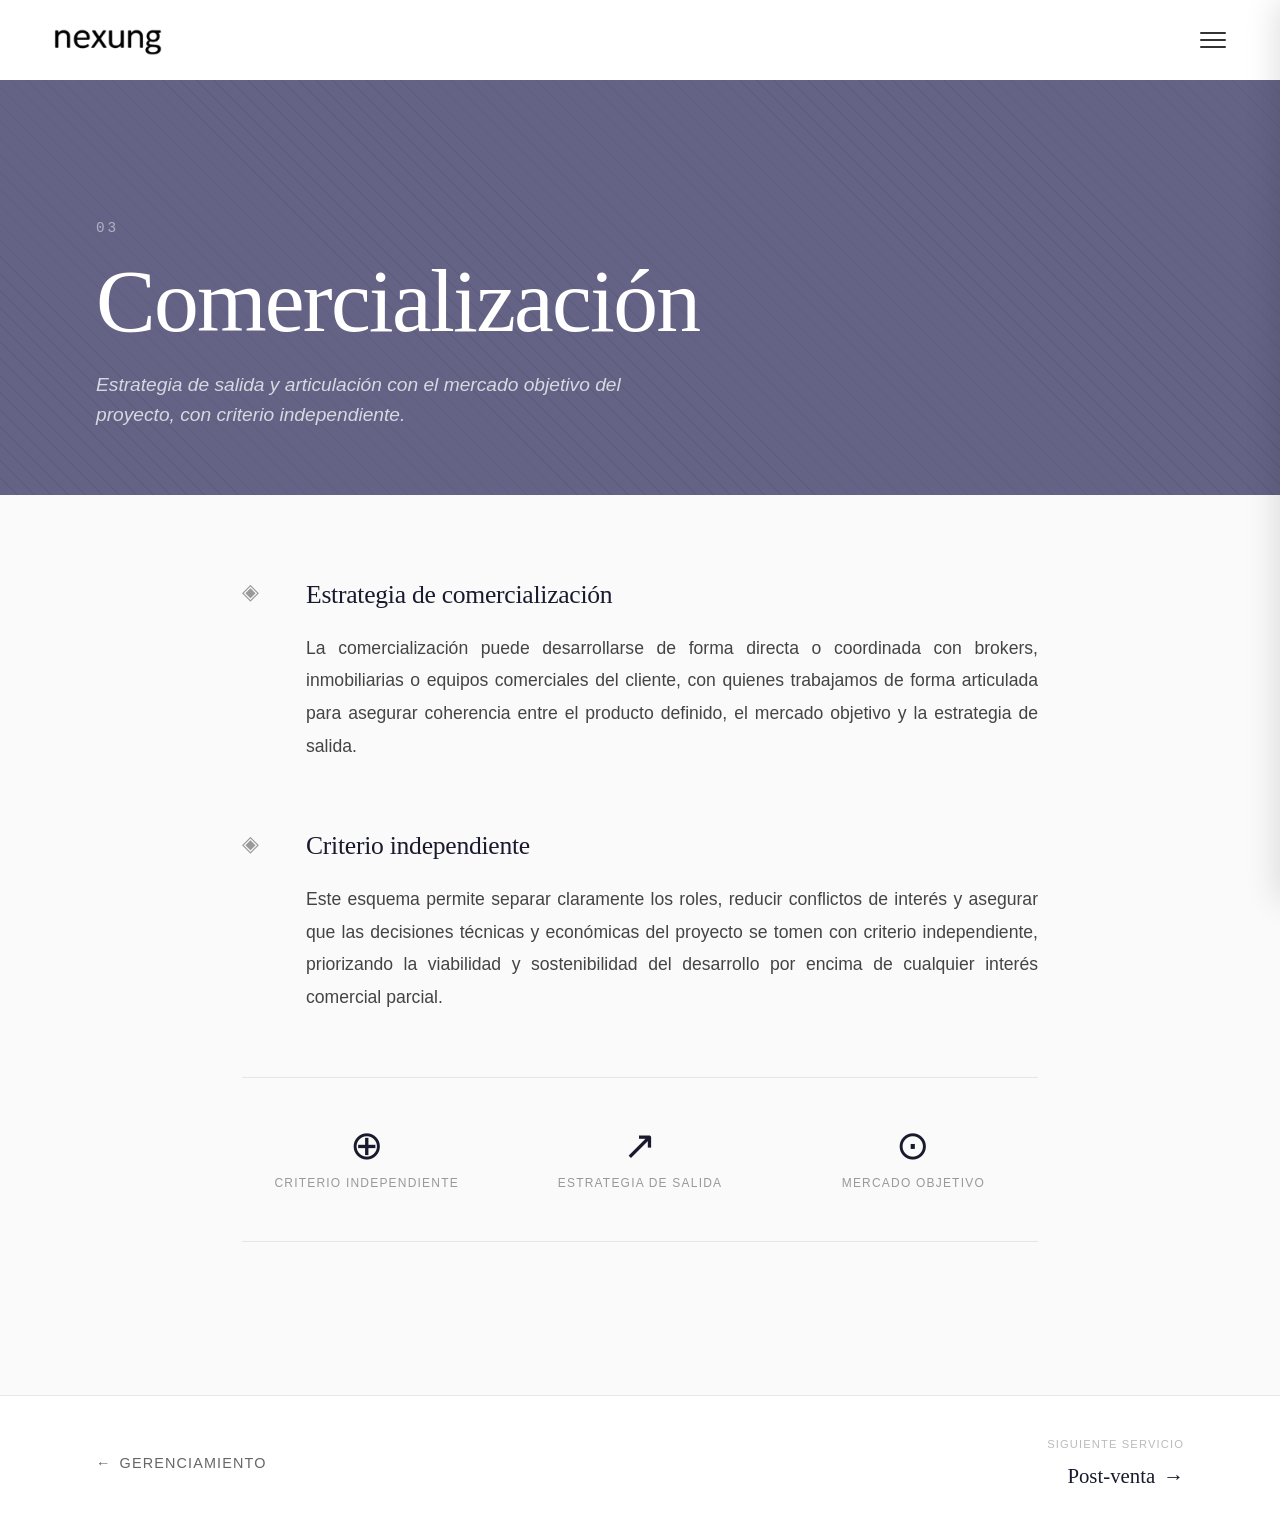
<file: comercializacion.html>
<!DOCTYPE html>
<html lang="es">
<head>
    <meta charset="UTF-8">
    <meta name="viewport" content="width=device-width, initial-scale=1.0">
    <title>Comercialización – nexung</title>
    <link rel="stylesheet" href="styles.css">
    <link rel="stylesheet" href="service.css">
</head>
<body class="service-page">

    <nav class="navbar">
        <div class="logo">
            <a href="index.html">
                <img src="/images/logo.png" alt="logo" class="logo1">
            </a>
        </div>
        <button class="hamburger" id="hamburger" aria-label="Abrir menú">
            <span></span><span></span><span></span>
        </button>
    </nav>

    <div class="nav-overlay" id="navOverlay"></div>

    <aside class="sidebar" id="sidebar">
        <button class="sidebar-close" id="sidebarClose">✕</button>
        <nav class="sidebar-nav">
            <a href="index.html#section-container" class="sidebar-link">¿Qué hacemos?</a>
            <a href="index.html#about" class="sidebar-link">Sobre nosotros</a>

            <div class="sidebar-accordion">
                <button class="sidebar-accordion-btn">
                    Servicios <span class="accordion-arrow">›</span>
                </button>
                <div class="sidebar-accordion-body">
                    <a href="desarrollo.html" class="sidebar-sublink">Desarrollo</a>
                    <a href="gerenciamiento.html" class="sidebar-sublink">Gerenciamiento</a>
                    <a href="comercializacion.html" class="sidebar-sublink">Comercialización</a>
                    <a href="postventa.html" class="sidebar-sublink">Post-venta</a>
                </div>
            </div>

            <a href="index.html#contacto" class="sidebar-link">Contacto</a>
        </nav>
    </aside>

    <section class="service-hero service-hero--blue">
        <div class="service-hero-content">
            <span class="service-number">03</span>
            <h1>Comercialización</h1>
            <p class="service-hero-lead">Estrategia de salida y articulación con el mercado objetivo del proyecto, con criterio independiente.</p>
        </div>
    </section>

    <section class="service-body">
        <div class="service-container">

            <div class="service-block">
                <div class="service-block-icon">◈</div>
                <div class="service-block-text">
                    <h2>Estrategia de comercialización</h2>
                    <p>La comercialización puede desarrollarse de forma directa o coordinada con brokers, inmobiliarias o equipos comerciales del cliente, con quienes trabajamos de forma articulada para asegurar coherencia entre el producto definido, el mercado objetivo y la estrategia de salida.</p>
                </div>
            </div>

            <div class="service-block">
                <div class="service-block-icon">◈</div>
                <div class="service-block-text">
                    <h2>Criterio independiente</h2>
                    <p>Este esquema permite separar claramente los roles, reducir conflictos de interés y asegurar que las decisiones técnicas y económicas del proyecto se tomen con criterio independiente, priorizando la viabilidad y sostenibilidad del desarrollo por encima de cualquier interés comercial parcial.</p>
                </div>
            </div>

            <div class="service-highlights">
                <div class="highlight-item">
                    <span class="highlight-num">⊕</span>
                    <span class="highlight-label">criterio independiente</span>
                </div>
                <div class="highlight-item">
                    <span class="highlight-num">↗</span>
                    <span class="highlight-label">estrategia de salida</span>
                </div>
                <div class="highlight-item">
                    <span class="highlight-num">⊙</span>
                    <span class="highlight-label">mercado objetivo</span>
                </div>
            </div>

        </div>
    </section>

    <nav class="service-nav-footer">
        <a href="gerenciamiento.html" class="service-nav-back">
            <span>←</span> Gerenciamiento
        </a>
        <div class="service-nav-next-wrapper">
            <span class="service-nav-label">Siguiente servicio</span>
            <a href="postventa.html" class="service-nav-next">
                Post-venta <span>→</span>
            </a>
        </div>
    </nav>

        <script>
    /* Hamburger + Sidebar — standalone para páginas de servicio */
    document.addEventListener('DOMContentLoaded', function() {
        const hamburger    = document.getElementById('hamburger');
        const sidebar      = document.getElementById('sidebar');
        const navOverlay   = document.getElementById('navOverlay');
        const sidebarClose = document.getElementById('sidebarClose');

        function openSidebar() {
            sidebar.classList.add('open');
            navOverlay.classList.add('active');
            hamburger.classList.add('open');
            document.body.style.overflow = 'hidden';
        }

        function closeSidebar() {
            sidebar.classList.remove('open');
            navOverlay.classList.remove('active');
            hamburger.classList.remove('open');
            document.body.style.overflow = '';
        }

        hamburger.addEventListener('click', openSidebar);
        sidebarClose.addEventListener('click', closeSidebar);
        navOverlay.addEventListener('click', closeSidebar);

        document.addEventListener('keydown', (e) => {
            if (e.key === 'Escape') closeSidebar();
        });

        document.querySelectorAll('.sidebar-link, .sidebar-sublink').forEach(link => {
            link.addEventListener('click', closeSidebar);
        });

        /* Acordeón */
        const accordionBtn = document.querySelector('.sidebar-accordion-btn');
        if (accordionBtn) {
            accordionBtn.addEventListener('click', () => {
                accordionBtn.closest('.sidebar-accordion').classList.toggle('open');
            });
        }
    });
    </script>
</body>
</html>
</file>
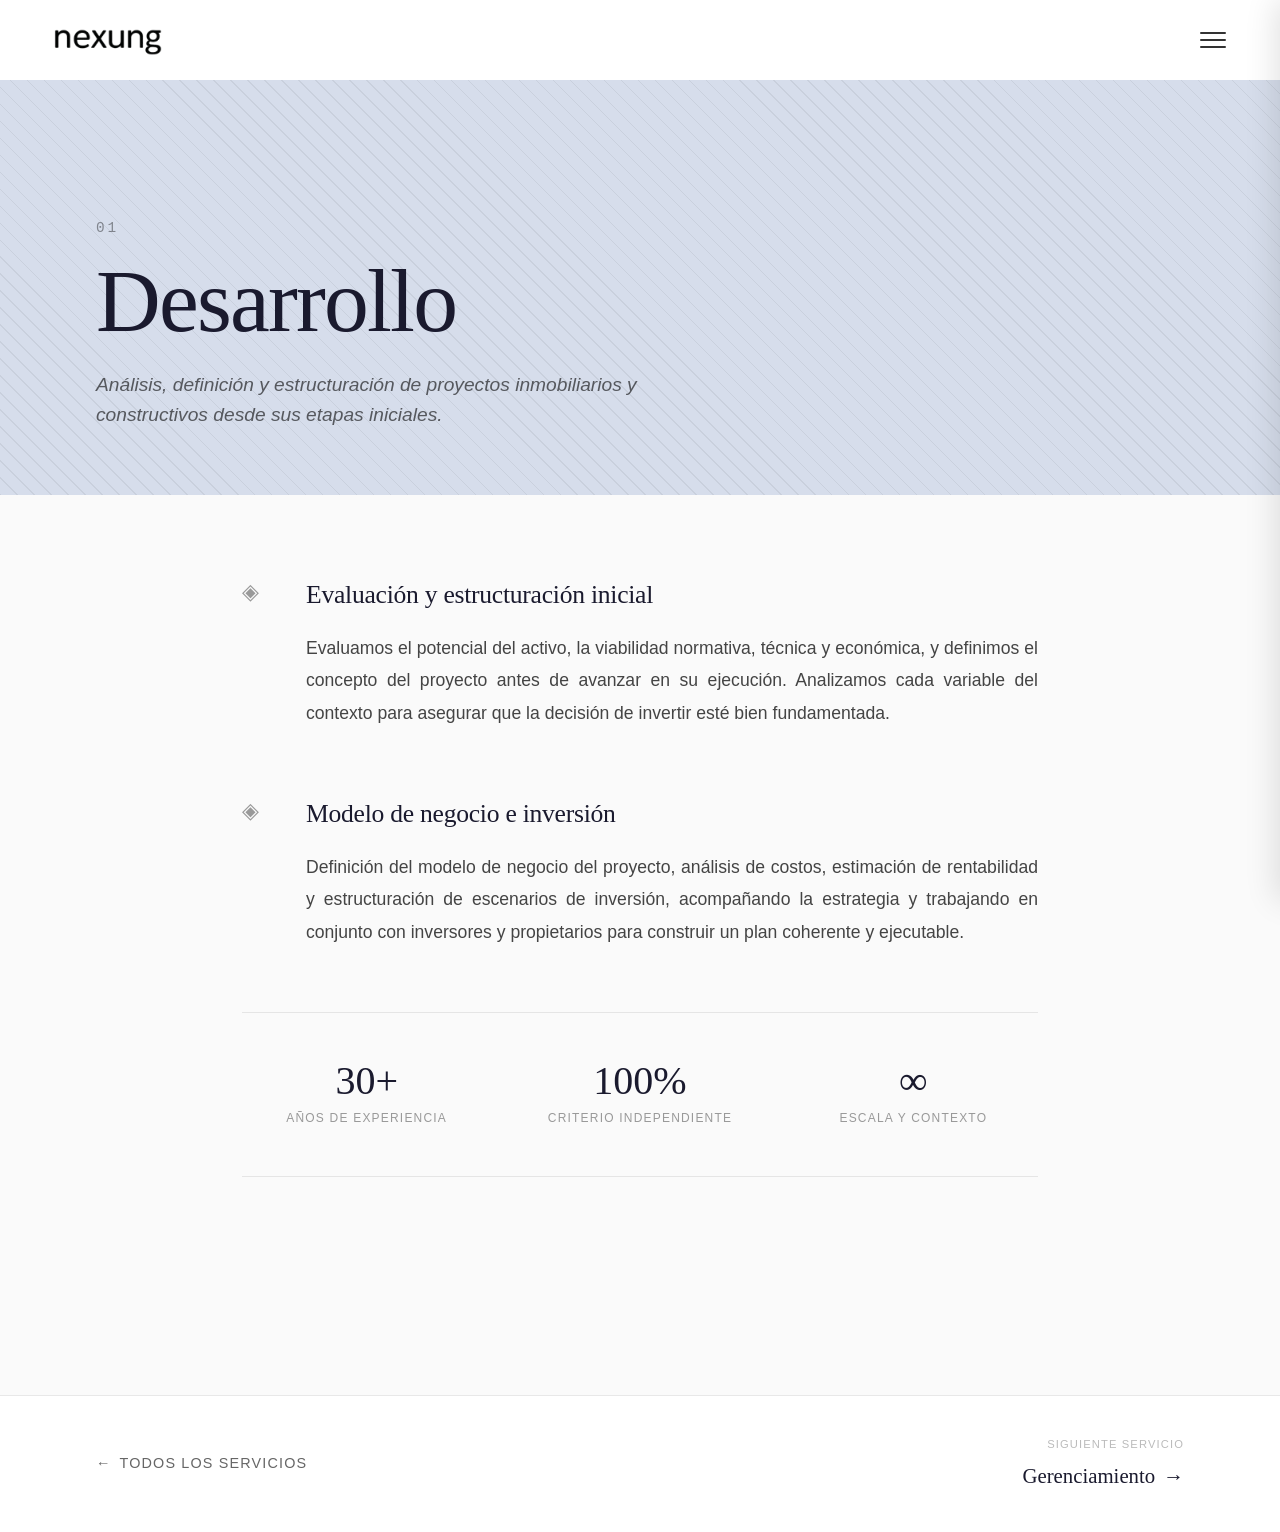
<file: desarrollo.html>
<!DOCTYPE html>
<html lang="es">
<head>
    <meta charset="UTF-8">
    <meta name="viewport" content="width=device-width, initial-scale=1.0">
    <title>Desarrollo – nexung</title>
    <link rel="stylesheet" href="styles.css">
    <link rel="stylesheet" href="service.css">
</head>
<body class="service-page">

    <!-- NAVBAR -->
    <nav class="navbar">
        <div class="logo">
            <a href="index.html">
                <img src="/images/logo.png" alt="logo" class="logo1">
            </a>
        </div>
        <button class="hamburger" id="hamburger" aria-label="Abrir menú">
            <span></span><span></span><span></span>
        </button>
    </nav>

    <div class="nav-overlay" id="navOverlay"></div>

    <aside class="sidebar" id="sidebar">
        <button class="sidebar-close" id="sidebarClose">✕</button>
        <nav class="sidebar-nav">
            <a href="index.html#section-container" class="sidebar-link">¿Qué hacemos?</a>
            <a href="index.html#about" class="sidebar-link">Sobre nosotros</a>

            <div class="sidebar-accordion">
                <button class="sidebar-accordion-btn">
                    Servicios <span class="accordion-arrow">›</span>
                </button>
                <div class="sidebar-accordion-body">
                    <a href="desarrollo.html" class="sidebar-sublink">Desarrollo</a>
                    <a href="gerenciamiento.html" class="sidebar-sublink">Gerenciamiento</a>
                    <a href="comercializacion.html" class="sidebar-sublink">Comercialización</a>
                    <a href="postventa.html" class="sidebar-sublink">Post-venta</a>
                </div>
            </div>

            <a href="index.html#contacto" class="sidebar-link">Contacto</a>
        </nav>
    </aside>

    <!-- HERO del servicio -->
    <section class="service-hero service-hero--green">
        <div class="service-hero-content">
            <span class="service-number">01</span>
            <h1>Desarrollo</h1>
            <p class="service-hero-lead">Análisis, definición y estructuración de proyectos inmobiliarios y constructivos desde sus etapas iniciales.</p>
        </div>
    </section>

    <!-- CONTENIDO -->
    <section class="service-body">
        <div class="service-container">

            <div class="service-block">
                <div class="service-block-icon">◈</div>
                <div class="service-block-text">
                    <h2>Evaluación y estructuración inicial</h2>
                    <p>Evaluamos el potencial del activo, la viabilidad normativa, técnica y económica, y definimos el concepto del proyecto antes de avanzar en su ejecución. Analizamos cada variable del contexto para asegurar que la decisión de invertir esté bien fundamentada.</p>
                </div>
            </div>

            <div class="service-block">
                <div class="service-block-icon">◈</div>
                <div class="service-block-text">
                    <h2>Modelo de negocio e inversión</h2>
                    <p>Definición del modelo de negocio del proyecto, análisis de costos, estimación de rentabilidad y estructuración de escenarios de inversión, acompañando la estrategia y trabajando en conjunto con inversores y propietarios para construir un plan coherente y ejecutable.</p>
                </div>
            </div>

            <div class="service-highlights">
                <div class="highlight-item">
                    <span class="highlight-num">30+</span>
                    <span class="highlight-label">años de experiencia</span>
                </div>
                <div class="highlight-item">
                    <span class="highlight-num">100%</span>
                    <span class="highlight-label">criterio independiente</span>
                </div>
                <div class="highlight-item">
                    <span class="highlight-num">∞</span>
                    <span class="highlight-label">escala y contexto</span>
                </div>
            </div>

        </div>
    </section>

    <!-- NAVEGACIÓN ENTRE SERVICIOS -->
    <nav class="service-nav-footer">
        <a href="index.html#servicios" class="service-nav-back">
            <span>←</span> Todos los servicios
        </a>
        <div class="service-nav-next-wrapper">
            <span class="service-nav-label">Siguiente servicio</span>
            <a href="gerenciamiento.html" class="service-nav-next">
                Gerenciamiento <span>→</span>
            </a>
        </div>
    </nav>

        <script>
    /* Hamburger + Sidebar — standalone para páginas de servicio */
    document.addEventListener('DOMContentLoaded', function() {
        const hamburger    = document.getElementById('hamburger');
        const sidebar      = document.getElementById('sidebar');
        const navOverlay   = document.getElementById('navOverlay');
        const sidebarClose = document.getElementById('sidebarClose');

        function openSidebar() {
            sidebar.classList.add('open');
            navOverlay.classList.add('active');
            hamburger.classList.add('open');
            document.body.style.overflow = 'hidden';
        }

        function closeSidebar() {
            sidebar.classList.remove('open');
            navOverlay.classList.remove('active');
            hamburger.classList.remove('open');
            document.body.style.overflow = '';
        }

        hamburger.addEventListener('click', openSidebar);
        sidebarClose.addEventListener('click', closeSidebar);
        navOverlay.addEventListener('click', closeSidebar);

        document.addEventListener('keydown', (e) => {
            if (e.key === 'Escape') closeSidebar();
        });

        document.querySelectorAll('.sidebar-link, .sidebar-sublink').forEach(link => {
            link.addEventListener('click', closeSidebar);
        });

        /* Acordeón */
        const accordionBtn = document.querySelector('.sidebar-accordion-btn');
        if (accordionBtn) {
            accordionBtn.addEventListener('click', () => {
                accordionBtn.closest('.sidebar-accordion').classList.toggle('open');
            });
        }
    });
    </script>
</body>
</html>
</file>
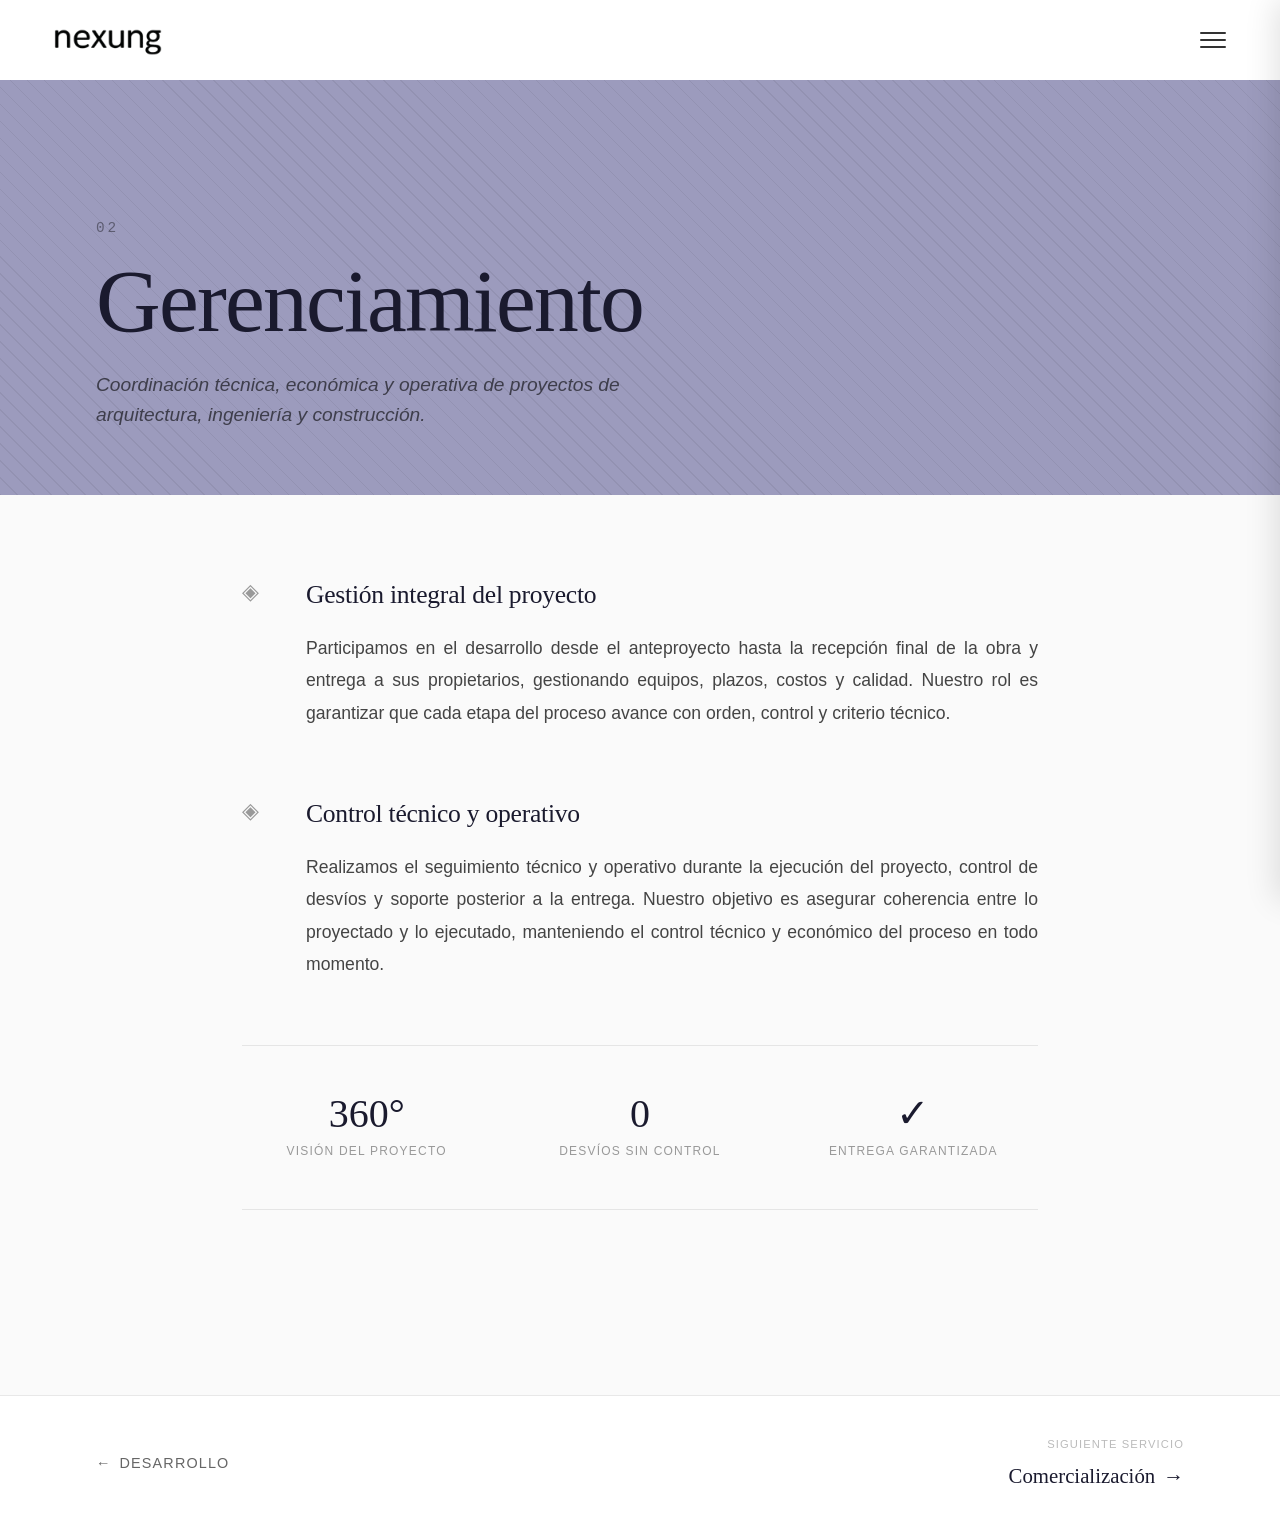
<file: gerenciamiento.html>
<!DOCTYPE html>
<html lang="es">
<head>
    <meta charset="UTF-8">
    <meta name="viewport" content="width=device-width, initial-scale=1.0">
    <title>Gerenciamiento – nexung</title>
    <link rel="stylesheet" href="styles.css">
    <link rel="stylesheet" href="service.css">
</head>
<body class="service-page">

    <nav class="navbar">
        <div class="logo">
            <a href="index.html">
                <img src="/images/logo.png" alt="logo" class="logo1">
            </a>
        </div>
        <button class="hamburger" id="hamburger" aria-label="Abrir menú">
            <span></span><span></span><span></span>
        </button>
    </nav>

    <div class="nav-overlay" id="navOverlay"></div>

    <aside class="sidebar" id="sidebar">
        <button class="sidebar-close" id="sidebarClose">✕</button>
        <nav class="sidebar-nav">
            <a href="index.html#section-container" class="sidebar-link">¿Qué hacemos?</a>
            <a href="index.html#about" class="sidebar-link">Sobre nosotros</a>

            <div class="sidebar-accordion">
                <button class="sidebar-accordion-btn">
                    Servicios <span class="accordion-arrow">›</span>
                </button>
                <div class="sidebar-accordion-body">
                    <a href="desarrollo.html" class="sidebar-sublink">Desarrollo</a>
                    <a href="gerenciamiento.html" class="sidebar-sublink">Gerenciamiento</a>
                    <a href="comercializacion.html" class="sidebar-sublink">Comercialización</a>
                    <a href="postventa.html" class="sidebar-sublink">Post-venta</a>
                </div>
            </div>

            <a href="index.html#contacto" class="sidebar-link">Contacto</a>
        </nav>
    </aside>

    <section class="service-hero service-hero--yellow">
        <div class="service-hero-content">
            <span class="service-number">02</span>
            <h1>Gerenciamiento</h1>
            <p class="service-hero-lead">Coordinación técnica, económica y operativa de proyectos de arquitectura, ingeniería y construcción.</p>
        </div>
    </section>

    <section class="service-body">
        <div class="service-container">

            <div class="service-block">
                <div class="service-block-icon">◈</div>
                <div class="service-block-text">
                    <h2>Gestión integral del proyecto</h2>
                    <p>Participamos en el desarrollo desde el anteproyecto hasta la recepción final de la obra y entrega a sus propietarios, gestionando equipos, plazos, costos y calidad. Nuestro rol es garantizar que cada etapa del proceso avance con orden, control y criterio técnico.</p>
                </div>
            </div>

            <div class="service-block">
                <div class="service-block-icon">◈</div>
                <div class="service-block-text">
                    <h2>Control técnico y operativo</h2>
                    <p>Realizamos el seguimiento técnico y operativo durante la ejecución del proyecto, control de desvíos y soporte posterior a la entrega. Nuestro objetivo es asegurar coherencia entre lo proyectado y lo ejecutado, manteniendo el control técnico y económico del proceso en todo momento.</p>
                </div>
            </div>

            <div class="service-highlights">
                <div class="highlight-item">
                    <span class="highlight-num">360°</span>
                    <span class="highlight-label">visión del proyecto</span>
                </div>
                <div class="highlight-item">
                    <span class="highlight-num">0</span>
                    <span class="highlight-label">desvíos sin control</span>
                </div>
                <div class="highlight-item">
                    <span class="highlight-num">✓</span>
                    <span class="highlight-label">entrega garantizada</span>
                </div>
            </div>

        </div>
    </section>

    <nav class="service-nav-footer">
        <a href="desarrollo.html" class="service-nav-back">
            <span>←</span> Desarrollo
        </a>
        <div class="service-nav-next-wrapper">
            <span class="service-nav-label">Siguiente servicio</span>
            <a href="comercializacion.html" class="service-nav-next">
                Comercialización <span>→</span>
            </a>
        </div>
    </nav>

    <script>
    /* Hamburger + Sidebar — standalone para páginas de servicio */
    document.addEventListener('DOMContentLoaded', function() {
        const hamburger    = document.getElementById('hamburger');
        const sidebar      = document.getElementById('sidebar');
        const navOverlay   = document.getElementById('navOverlay');
        const sidebarClose = document.getElementById('sidebarClose');

        function openSidebar() {
            sidebar.classList.add('open');
            navOverlay.classList.add('active');
            hamburger.classList.add('open');
            document.body.style.overflow = 'hidden';
        }

        function closeSidebar() {
            sidebar.classList.remove('open');
            navOverlay.classList.remove('active');
            hamburger.classList.remove('open');
            document.body.style.overflow = '';
        }

        hamburger.addEventListener('click', openSidebar);
        sidebarClose.addEventListener('click', closeSidebar);
        navOverlay.addEventListener('click', closeSidebar);

        document.addEventListener('keydown', (e) => {
            if (e.key === 'Escape') closeSidebar();
        });

        document.querySelectorAll('.sidebar-link, .sidebar-sublink').forEach(link => {
            link.addEventListener('click', closeSidebar);
        });

        /* Acordeón */
        const accordionBtn = document.querySelector('.sidebar-accordion-btn');
        if (accordionBtn) {
            accordionBtn.addEventListener('click', () => {
                accordionBtn.closest('.sidebar-accordion').classList.toggle('open');
            });
        }
    });
    </script>
</body>
</html>
</file>
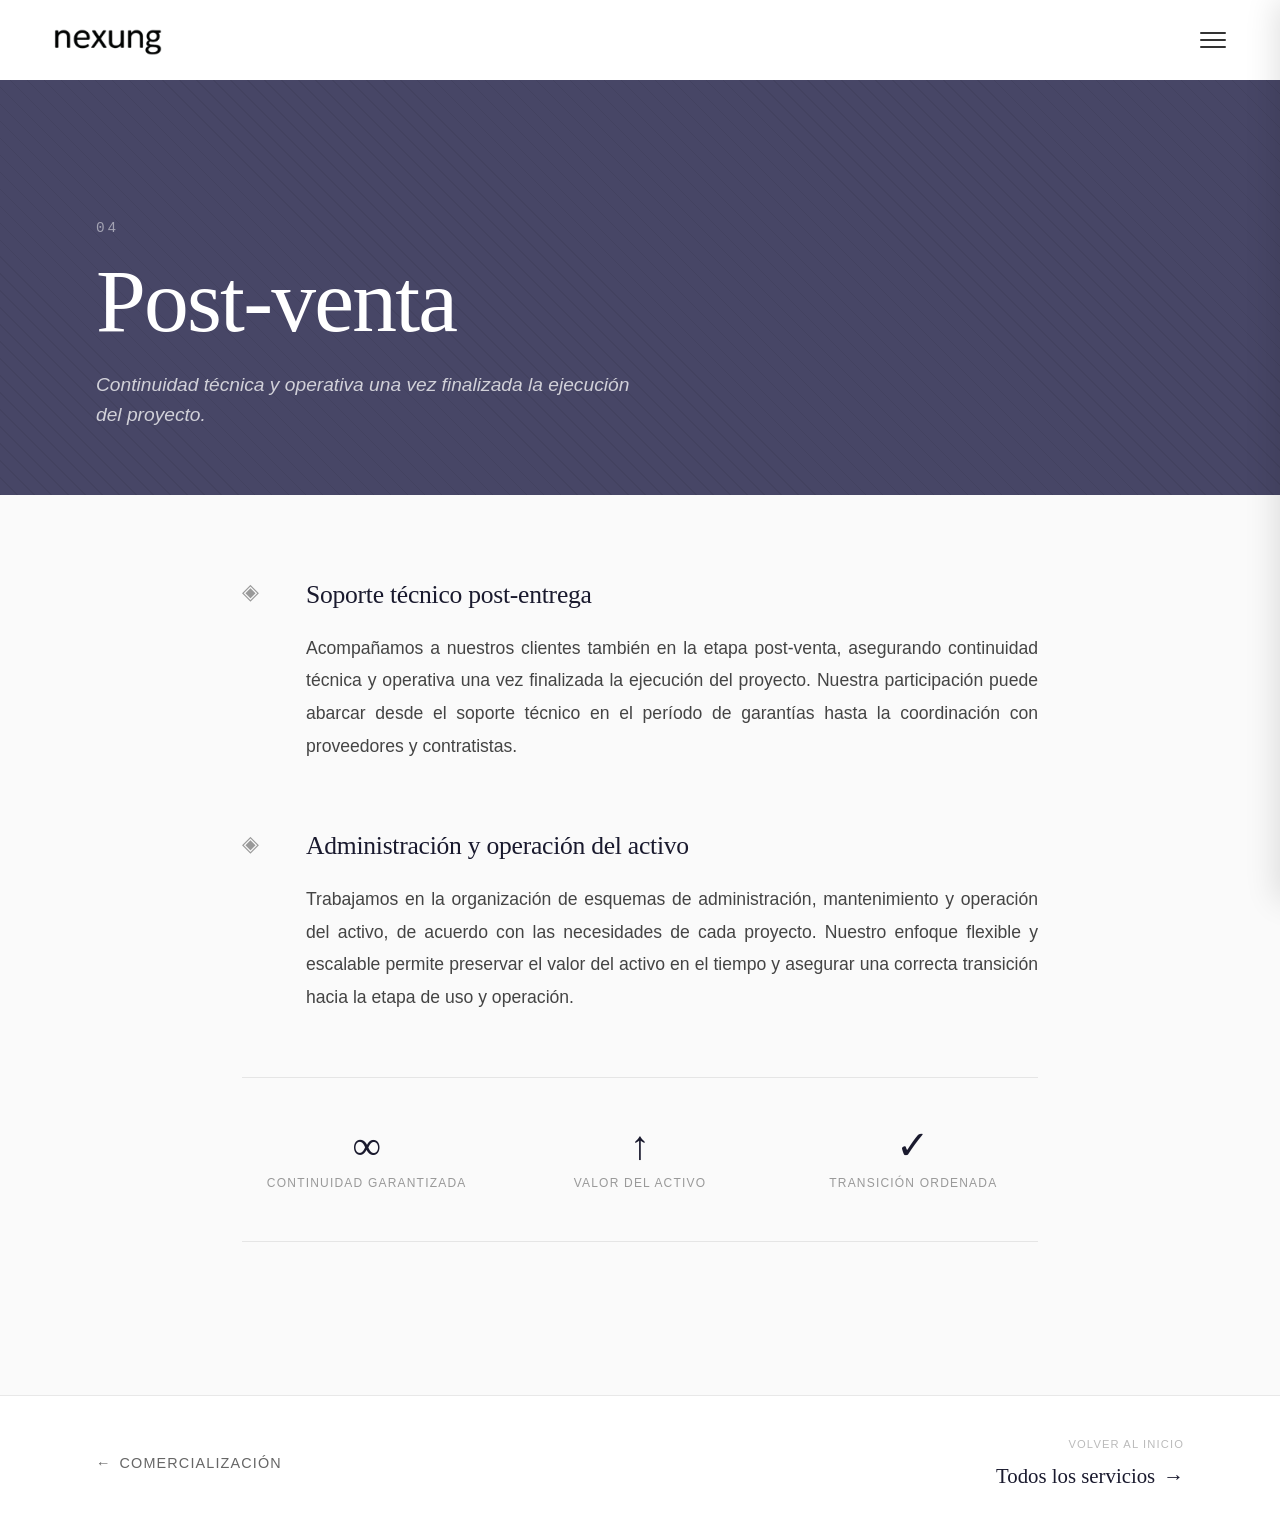
<file: postventa.html>
<!DOCTYPE html>
<html lang="es">
<head>
    <meta charset="UTF-8">
    <meta name="viewport" content="width=device-width, initial-scale=1.0">
    <title>Post-venta – nexung</title>
    <link rel="stylesheet" href="styles.css">
    <link rel="stylesheet" href="service.css">
</head>
<body class="service-page">

    <nav class="navbar">
        <div class="logo">
            <a href="index.html">
                <img src="/images/logo.png" alt="logo" class="logo1">
            </a>
        </div>
        <button class="hamburger" id="hamburger" aria-label="Abrir menú">
            <span></span><span></span><span></span>
        </button>
    </nav>

    <div class="nav-overlay" id="navOverlay"></div>

    <aside class="sidebar" id="sidebar">
        <button class="sidebar-close" id="sidebarClose">✕</button>
        <nav class="sidebar-nav">
            <a href="index.html#section-container" class="sidebar-link">¿Qué hacemos?</a>
            <a href="index.html#about" class="sidebar-link">Sobre nosotros</a>

            <div class="sidebar-accordion">
                <button class="sidebar-accordion-btn">
                    Servicios <span class="accordion-arrow">›</span>
                </button>
                <div class="sidebar-accordion-body">
                    <a href="desarrollo.html" class="sidebar-sublink">Desarrollo</a>
                    <a href="gerenciamiento.html" class="sidebar-sublink">Gerenciamiento</a>
                    <a href="comercializacion.html" class="sidebar-sublink">Comercialización</a>
                    <a href="postventa.html" class="sidebar-sublink">Post-venta</a>
                </div>
            </div>

            <a href="index.html#contacto" class="sidebar-link">Contacto</a>
        </nav>
    </aside>

    <section class="service-hero service-hero--pink">
        <div class="service-hero-content">
            <span class="service-number">04</span>
            <h1>Post-venta</h1>
            <p class="service-hero-lead">Continuidad técnica y operativa una vez finalizada la ejecución del proyecto.</p>
        </div>
    </section>

    <section class="service-body">
        <div class="service-container">

            <div class="service-block">
                <div class="service-block-icon">◈</div>
                <div class="service-block-text">
                    <h2>Soporte técnico post-entrega</h2>
                    <p>Acompañamos a nuestros clientes también en la etapa post-venta, asegurando continuidad técnica y operativa una vez finalizada la ejecución del proyecto. Nuestra participación puede abarcar desde el soporte técnico en el período de garantías hasta la coordinación con proveedores y contratistas.</p>
                </div>
            </div>

            <div class="service-block">
                <div class="service-block-icon">◈</div>
                <div class="service-block-text">
                    <h2>Administración y operación del activo</h2>
                    <p>Trabajamos en la organización de esquemas de administración, mantenimiento y operación del activo, de acuerdo con las necesidades de cada proyecto. Nuestro enfoque flexible y escalable permite preservar el valor del activo en el tiempo y asegurar una correcta transición hacia la etapa de uso y operación.</p>
                </div>
            </div>

            <div class="service-highlights">
                <div class="highlight-item">
                    <span class="highlight-num">∞</span>
                    <span class="highlight-label">continuidad garantizada</span>
                </div>
                <div class="highlight-item">
                    <span class="highlight-num">↑</span>
                    <span class="highlight-label">valor del activo</span>
                </div>
                <div class="highlight-item">
                    <span class="highlight-num">✓</span>
                    <span class="highlight-label">transición ordenada</span>
                </div>
            </div>

        </div>
    </section>

    <nav class="service-nav-footer">
        <a href="comercializacion.html" class="service-nav-back">
            <span>←</span> Comercialización
        </a>
        <div class="service-nav-next-wrapper">
            <span class="service-nav-label">Volver al inicio</span>
            <a href="index.html#servicios" class="service-nav-next">
                Todos los servicios <span>→</span>
            </a>
        </div>
    </nav>

    <script>
    /* Hamburger + Sidebar — standalone para páginas de servicio */
    document.addEventListener('DOMContentLoaded', function() {
        const hamburger    = document.getElementById('hamburger');
        const sidebar      = document.getElementById('sidebar');
        const navOverlay   = document.getElementById('navOverlay');
        const sidebarClose = document.getElementById('sidebarClose');

        function openSidebar() {
            sidebar.classList.add('open');
            navOverlay.classList.add('active');
            hamburger.classList.add('open');
            document.body.style.overflow = 'hidden';
        }

        function closeSidebar() {
            sidebar.classList.remove('open');
            navOverlay.classList.remove('active');
            hamburger.classList.remove('open');
            document.body.style.overflow = '';
        }

        hamburger.addEventListener('click', openSidebar);
        sidebarClose.addEventListener('click', closeSidebar);
        navOverlay.addEventListener('click', closeSidebar);

        document.addEventListener('keydown', (e) => {
            if (e.key === 'Escape') closeSidebar();
        });

        document.querySelectorAll('.sidebar-link, .sidebar-sublink').forEach(link => {
            link.addEventListener('click', closeSidebar);
        });

        /* Acordeón */
        const accordionBtn = document.querySelector('.sidebar-accordion-btn');
        if (accordionBtn) {
            accordionBtn.addEventListener('click', () => {
                accordionBtn.closest('.sidebar-accordion').classList.toggle('open');
            });
        }
    });
    </script>
</body>
</html>
</file>
<file: styles.css>
* {
  margin: 0;
  padding: 0;
  box-sizing: border-box;
}

html {
  scroll-behavior: smooth;
  overflow-x: hidden;
}

body {
  font-family: "Arial", sans-serif;
  line-height: 1.6;
  color: #333;
  overflow-x: hidden;
}

section {
  min-height: 100vh;
}

/* ######################## Navbar ######################## */

.navbar {
  position: fixed;
  top: 0;
  left: 0;
  width: 100%;
  display: flex;
  justify-content: space-between;
  align-items: center;
  padding: 1.5rem 3rem;
  background: white;
  z-index: 1000;
  transition: transform 0.4s ease, box-shadow 0.3s ease;
}

.logo {
  max-height: 2.5rem;
}

.logo a {
  display: block;
}

.logo1 {
  max-height: 2rem;
  display: block;
}

/* ################################## Hero Section ################################## */

.hero {
  position: relative;
  height: 100vh;
  overflow: hidden;
  display: flex;
  align-items: center;
  justify-content: center;
  text-align: center;
}

.hero-bg {
  position: absolute;
  inset: 0;
  width: 100%;
  height: 100%;
  object-fit: cover;
  animation: heroZoom 20s ease infinite alternate;
}

.hero::after {
  content: "";
  position: absolute;
  inset: 0;
  background: rgba(0,0,0,0.38);
  z-index: 1;
}

@keyframes heroZoom {
  from { transform: scale(1); }
  to   { transform: scale(1.1); }
}

.hero-content {
  position: relative;
  z-index: 2;
  width: 90%;
  max-width: 1000px;
  color: white;
  font-family: 'Times New Roman', Times, serif;
  padding: 0 1rem;
}

@keyframes fadeUp {
  from { opacity: 0; transform: translateY(40px); }
  to   { opacity: 1; transform: translateY(0); }
}

.hero-logo,
.hero-tagline,
.btn-primary {
  opacity: 0;
}

.hero-logo {
  max-height: 15rem;
  width: auto;
  max-width: 100%;
  margin-bottom: 1.5rem;
  animation: fadeUp 1s ease forwards;
  animation-delay: 0.3s;
}

.hero-tagline {
  font-size: 3.8rem;
  font-weight: 300;
  margin-bottom: 2.5rem;
  text-shadow: 4px 4px 12px rgba(0,0,0,0.5);
  font-style: italic;
  animation: fadeUp 1s ease forwards;
  animation-delay: 1.2s;
}

.btn-primary {
  display: inline-block;
  background: black;
  color: white;
  padding: 0.9rem 2.2rem;
  text-decoration: none;
  font-family: Georgia, 'Times New Roman', Times, serif;
  font-size: 1rem;
  letter-spacing: 3px;
  transition: all 0.3s;
  animation: fadeUp 1s ease forwards;
  animation-delay: 2s;
}

.btn-primary:hover {
  background: #333;
  transform: translateY(-2px);
}

@media (max-width: 1024px) {
  .hero-tagline { font-size: 3rem; }
  .hero-logo    { max-height: 10rem; }
}

@media (max-width: 768px) {
  .hero { padding: 2rem 1rem; }
  .hero-logo    { max-height: 8rem; }
  .hero-tagline { font-size: 2rem; line-height: 1.3; }
  .btn-primary  { font-size: 0.9rem; padding: 0.7rem 1.6rem; letter-spacing: 2px; }
}

@media (max-width: 480px) {
  .hero-logo    { max-height: 6rem; }
  .hero-tagline { font-size: 1.5rem; margin-bottom: 1.5rem; }
  .btn-primary  { font-size: 0.82rem; padding: 0.65rem 1.2rem; }
}

/* ############################# QUE HACEMOS ########################### */

.section-container {
  position: relative;
  display: flex;
  min-height: 100vh;
  background-image: url(images/Desktop3.jpeg);
  background-size: cover;
  background-position: center;
  background-attachment: fixed;
  align-items: stretch;
  justify-content: flex-end;
}

.text-side {
  width: 48%;
  min-height: 100vh;
  display: flex;
  align-items: center;
  background: linear-gradient(
    135deg,
    rgba(220, 232, 245, 0.92),
    rgba(255, 255, 255, 0.97)
  );
  padding: 8rem 4rem 6rem;
  opacity: 0;
  transform: translateX(80px);
  transition: opacity 1.2s ease, transform 1.2s ease;
  transition-delay: 0.3s;
}

.text-side.show {
  opacity: 0.9;
  transform: translateX(0);
}

.text-content {
  max-width: 520px;
}

.text-content .section-title {
  margin-bottom: 2rem;
}

.text-content p {
  font-size: 1.15rem;
  color: #34495e;
  line-height: 1.9;
  text-align: justify;
}

@media (max-width: 900px) {
  .section-container {
    justify-content: center;
    background-attachment: scroll;
  }
  .text-side {
    width: 100%;
    min-height: 100vh;
    padding: 6rem 2.5rem 4rem;
  }
  .text-content { max-width: 100%; }
}

@media (max-width: 600px) {
  .text-content p { font-size: 1.05rem; }
  .text-side      { padding: 5rem 1.5rem 3rem; }
}

/* ########################### Títulos de sección ############################ */

.section-title {
  font-size: 2.8rem;
  margin-bottom: 2rem;
  font-weight: 300;
  font-family: 'Times New Roman', Times, serif;
  letter-spacing: 0.02em;
  line-height: 1.1;
}

.section-title strong {
  font-weight: 700;
}

.section-title::after {
  content: '';
  display: block;
  width: 3rem;
  height: 2px;
  background: #b0b8c8;
  margin-top: 1rem;
}

/* ########################### About Section ############################ */

.about-section {
  min-height: 100vh;
  display: flex;
  align-items: center;
  padding: 6rem 2rem;
  background: #f4f5f7;
}

.about-container {
  max-width: 1200px;
  width: 100%;
  margin: 0 auto;
  display: grid;
  grid-template-columns: 1.1fr 0.9fr;
  gap: 5rem;
  align-items: center;
}

.about-content p {
  font-size: 1.15rem;
  line-height: 1.9;
  text-align: justify;
  color: #444;
}

.about-profile {
  background: white;
  padding: 2.5rem 2rem;
  text-align: center;
  border-radius: 4px;
  border: 1px solid #e8e8e8;
  box-shadow: 0 8px 32px rgba(0,0,0,0.06);
}

.profile-image {
  width: 100%;
  max-width: 260px;
  height: auto;
  margin-bottom: 1.5rem;
  border-radius: 4px;
}

.profile-name  { font-size: 1.15rem; font-weight: 700; margin-bottom: .4rem; letter-spacing: 0.02em; }
.profile-title { font-size: 0.95rem; font-weight: 500; margin-bottom: .8rem; color: #666; letter-spacing: 0.03em; }
.profile-email { margin-bottom: .6rem; color: #888; font-size: 0.9rem; }

.profile-link {
  color: #4a6fa5;
  text-decoration: none;
  font-size: 0.85rem;
  word-break: break-all;
}

.profile-link:hover { text-decoration: underline; }

@media (max-width: 900px) {
  .about-section { padding: 5rem 2rem; }
  .about-container {
    grid-template-columns: 1fr;
    gap: 3rem;
    text-align: center;
  }
  .about-content p { text-align: left; }
  .profile-image   { max-width: 220px; }
  .section-title::after { margin: 1rem auto 0; }
}

@media (max-width: 600px) {
  .section-title   { font-size: 2.2rem; }
  .about-content p { font-size: 1.05rem; }
  .about-section   { padding: 4rem 1.5rem; }
}

/* ########################### Services Section ############################ */

.services-section {
  position: relative;
  min-height: 100vh;
  display: flex;
  align-items: center;
}

.services-bg {
  width: 100%;
  height: 100%;
  object-fit: cover;
  position: absolute;
  top: 0;
  left: 0;
  opacity: 0.92;
}

.services-section::after {
  content: '';
  position: absolute;
  inset: 0;
  background: rgba(0,0,0,0.25);
  z-index: 1;
}

.services-overlay {
  position: relative;
  z-index: 2;
  padding: 6rem 3rem;
  max-width: 1100px;
  margin: 0 auto;
  width: 100%;
}

.services-title {
  font-size: 2.8rem;
  text-align: center;
  margin-bottom: 3.5rem;
  font-family: 'Times New Roman', Times, serif;
  font-weight: 300;
  color: #fff;
  letter-spacing: 0.04em;
}

.services-title strong { font-weight: 700; }

.services-title::after {
  content: '';
  display: block;
  width: 3rem;
  height: 2px;
  background: rgba(255,255,255,0.5);
  margin: 1rem auto 0;
}

.services-grid {
  display: grid;
  grid-template-columns: repeat(2, 1fr);
  gap: 1.5rem;
}

.service-card {
  padding: 3.5rem 3rem;
  display: flex;
  align-items: center;
  justify-content: center;
  min-height: 180px;
  font-family: 'Times New Roman', Times, serif;
  cursor: pointer;
  transition: transform 0.3s, box-shadow 0.3s;
  border-radius: 6px;
  text-decoration: none;
}

.service-card:hover {
  transform: translateY(-6px);
  box-shadow: 0 16px 32px rgba(0,0,0,0.25);
}

.service-card h2 {
  font-size: 2.2rem;
  font-weight: 600;
  color: #2c2c3e;
  text-align: center;
  letter-spacing: 0.01em;
}

.service-card.green  { background: #d6ddeb; }
.service-card.yellow { background: #9c9bbd; }
.service-card.blue   { background: #646386; }
.service-card.pink   { background: #474666; }

.service-card.blue h2,
.service-card.pink h2 { color: #e8e8f0; }

@media (max-width: 768px) {
  .services-overlay { padding: 5rem 1.5rem; }
  .services-title   { font-size: 2.2rem; margin-bottom: 2.5rem; }
  .services-grid    { grid-template-columns: 1fr; gap: 1rem; }
  .service-card     { min-height: 120px; padding: 2rem; }
  .service-card h2  { font-size: 1.9rem; }
}

@media (max-width: 480px) {
  .services-title  { font-size: 1.8rem; }
  .service-card h2 { font-size: 1.6rem; }
  .service-card    { min-height: 100px; padding: 1.5rem; }
}

/* ########################### Contact Section ############################ */

.contact-section {
  min-height: 100vh;
  display: flex;
}

.contact-container {
  display: grid;
  grid-template-columns: 1fr 1.8fr;
  width: 100%;
  min-height: 100vh;
}

.contact-info {
  background: white;
  padding: 5rem 3rem;
  display: flex;
  flex-direction: column;
  justify-content: center;
  align-items: center;
  gap: 3rem;
  border-right: 1px solid #ebebeb;
}

.logo-large {
  width: 100%;
  display: flex;
  justify-content: center;
}

.logo-large img {
  max-width: 80%;
  height: auto;
}

.social-section {
  display: flex;
  flex-direction: column;
  align-items: center;
}

.social-section h3 {
  font-size: 0.8rem;
  font-weight: 500;
  letter-spacing: 0.12em;
  text-transform: uppercase;
  color: #999;
  margin-bottom: 1.5rem;
  text-align: center;
  line-height: 1.5;
}

.social-icon {
  border-radius: 8px;
  transition: transform 0.3s, opacity 0.3s;
  opacity: 0.8;
}

.social-icon:hover { transform: scale(1.08); opacity: 1; }

.contact-form-wrapper {
  background: #2c2c3a;
  padding: 5rem 4rem;
  color: white;
  display: flex;
  flex-direction: column;
  justify-content: center;
}

.contact-form-wrapper h2 {
  font-family: 'Times New Roman', Times, serif;
  font-size: 2.8rem;
  margin-bottom: 0.8rem;
  font-weight: 300;
  letter-spacing: 0.03em;
}

.contact-form-wrapper h2::after {
  content: '';
  display: block;
  width: 3rem;
  height: 2px;
  background: rgba(255,255,255,0.3);
  margin-top: 1rem;
  margin-bottom: 0.5rem;
}

.contact-form-wrapper h3 {
  font-size: 1rem;
  font-weight: 400;
  margin-bottom: 2.5rem;
  line-height: 1.6;
  color: rgba(255,255,255,0.55);
  font-style: italic;
}

.contact-form {
  display: flex;
  flex-direction: column;
  gap: 1.2rem;
}

.form-row {
  display: grid;
  grid-template-columns: 1fr 1fr;
  gap: 1.2rem;
}

.contact-form input,
.contact-form textarea {
  width: 100%;
  padding: 0.9rem 1rem;
  border: 1px solid rgba(255,255,255,0.15);
  border-radius: 3px;
  font-size: 0.95rem;
  font-family: inherit;
  background: rgba(255,255,255,0.08);
  color: white;
  transition: border-color 0.2s, background 0.2s;
}

.contact-form input::placeholder,
.contact-form textarea::placeholder {
  color: rgba(255,255,255,0.35);
}

.contact-form input:focus,
.contact-form textarea:focus {
  outline: none;
  border-color: rgba(255,255,255,0.4);
  background: rgba(255,255,255,0.12);
}

.contact-form textarea {
  resize: vertical;
  min-height: 120px;
}

.btn-submit {
  background: transparent;
  color: white;
  padding: 0.9rem 3rem;
  border: 1px solid rgba(255,255,255,0.4);
  font-size: 0.9rem;
  font-weight: 500;
  letter-spacing: 2px;
  text-transform: uppercase;
  cursor: pointer;
  transition: background 0.3s, border-color 0.3s;
  align-self: flex-start;
  border-radius: 2px;
  margin-top: 0.5rem;
}

.btn-submit:hover  { background: rgba(255,255,255,0.12); border-color: white; }
.btn-submit:active { transform: scale(0.98); }

#formMessage {
  font-size: 0.9rem;
  min-height: 1.2rem;
  color: rgba(255,255,255,0.7);
}

@media (max-width: 1024px) {
  .contact-form-wrapper { padding: 4rem 3rem; }
}

@media (max-width: 900px) {
  .contact-container {
    grid-template-columns: 1fr;
    min-height: auto;
  }
  .contact-info {
    padding: 4rem 2rem;
    min-height: auto;
    border-right: none;
    border-bottom: 1px solid #ebebeb;
  }
  .contact-form-wrapper { padding: 4rem 2.5rem; }
}

@media (max-width: 600px) {
  .form-row {
    grid-template-columns: 1fr;
    gap: 1rem;
  }
  .contact-form-wrapper h2 { font-size: 2.2rem; }
  .contact-form-wrapper h3 { font-size: 0.95rem; }
  .contact-info            { padding: 3rem 1.5rem; }
  .contact-form-wrapper    { padding: 3rem 1.5rem; }
  .btn-submit              { align-self: center; width: 100%; }
}

/* ########################### Navbar responsive ############################ */

@media (max-width: 768px) {
  .navbar { padding: 1rem 1.5rem; }
}

/* ########################### Animaciones de scroll ############################ */

.reveal {
  opacity: 0;
  transform: translateX(80px);
  transition: opacity 1s ease, transform 1s ease;
}

.reveal.active {
  opacity: 1;
  transform: translateX(0);
}
</file>
<file: service.css>
/* ============================================================
   SERVICE.CSS — estilos para páginas de servicio + sidebar/hamburger
   (se importa en todas las páginas: index + servicios)
   ============================================================ */

/* ######################## HAMBURGER ######################## */

.hamburger {
  display: flex;
  flex-direction: column;
  justify-content: center;
  gap: 5px;
  background: none;
  border: none;
  cursor: pointer;
  padding: 6px;
  z-index: 1100;
}

.hamburger span {
  display: block;
  width: 26px;
  height: 2px;
  background: #333;
  border-radius: 2px;
  transition: all 0.3s ease;
  transform-origin: center;
}

/* animación al abrir */
.hamburger.open span:nth-child(1) {
  transform: translateY(7px) rotate(45deg);
}
.hamburger.open span:nth-child(2) {
  opacity: 0;
  transform: scaleX(0);
}
.hamburger.open span:nth-child(3) {
  transform: translateY(-7px) rotate(-45deg);
}

/* ######################## OVERLAY ######################## */

.nav-overlay {
  position: fixed;
  inset: 0;
  background: rgba(0,0,0,0.45);
  z-index: 1099;
  opacity: 0;
  pointer-events: none;
  transition: opacity 0.35s ease;
}

.nav-overlay.active {
  opacity: 1;
  pointer-events: all;
}

/* ######################## SIDEBAR ######################## */

.sidebar {
  position: fixed;
  top: 0;
  right: 0;
  width: 300px;
  height: 100vh;
  background: #fff;
  z-index: 1200;
  display: flex;
  flex-direction: column;
  padding: 2rem 1.8rem;
  box-shadow: -4px 0 30px rgba(0,0,0,0.12);

  transform: translateX(100%);
  transition: transform 0.4s cubic-bezier(0.4, 0, 0.2, 1);
}

.sidebar.open {
  transform: translateX(0);
}

.sidebar-close {
  align-self: flex-end;
  background: none;
  border: none;
  font-size: 1.4rem;
  cursor: pointer;
  color: #666;
  padding: 4px 8px;
  margin-bottom: 2rem;
  transition: color 0.2s;
}

.sidebar-close:hover { color: #000; }

.sidebar-nav {
  display: flex;
  flex-direction: column;
  gap: 0.2rem;
  flex: 1;
}

.sidebar-link {
  font-family: 'Times New Roman', Times, serif;
  font-size: 1.25rem;
  font-weight: 400;
  color: #333;
  text-decoration: none;
  padding: 0.6rem 0;
  border-bottom: 1px solid #f0f0f0;
  transition: color 0.2s, padding-left 0.2s;
  letter-spacing: 0.02em;
}

.sidebar-link:hover { color: #000; padding-left: 6px; }

.sidebar-group {
  display: flex;
  flex-direction: column;
  padding: 0.5rem 0;
  border-bottom: 1px solid #f0f0f0;
}

.sidebar-label {
  font-size: 0.7rem;
  font-weight: 600;
  letter-spacing: 0.12em;
  text-transform: uppercase;
  color: #999;
  margin-bottom: 0.4rem;
  padding-top: 0.3rem;
}

.sidebar-sublink {
  font-size: 1rem;
  color: #555;
  text-decoration: none;
  padding: 0.4rem 0 0.4rem 0.8rem;
  transition: color 0.2s, padding-left 0.2s;
  position: relative;
}

.sidebar-sublink::before {
  content: '–';
  position: absolute;
  left: 0;
  color: #ccc;
  font-size: 0.8rem;
}

.sidebar-sublink:hover { color: #000; padding-left: 1.2rem; }

.sidebar-sublink.active {
  color: #000;
  font-weight: 600;
}

.sidebar-footer {
  padding-top: 1.5rem;
  border-top: 1px solid #f0f0f0;
}

.sidebar-footer a {
  font-size: 0.85rem;
  color: #0066cc;
  text-decoration: none;
}

.sidebar-footer a:hover { text-decoration: underline; }

/* ######################## SERVICE PAGE BASE ######################## */

.service-page {
  background: #fafafa;
}

/* ######################## SERVICE HERO ######################## */

.service-hero {
  min-height: 55vh;
  display: flex;
  align-items: flex-end;
  padding: 0;
  position: relative;
  overflow: hidden;
}

/* patron de fondo sutil */
.service-hero::before {
  content: '';
  position: absolute;
  inset: 0;
  opacity: 0.06;
  background-image: repeating-linear-gradient(
    45deg,
    #000 0px,
    #000 1px,
    transparent 1px,
    transparent 12px
  );
}

.service-hero--green  { background: #d6ddeb; }
.service-hero--yellow { background: #9c9bbd; }
.service-hero--blue   { background: #646386; }
.service-hero--pink   { background: #474666; }

.service-hero-content {
  position: relative;
  z-index: 2;
  padding: 5rem 6rem 4rem;
  max-width: 900px;
}

.service-number {
  display: block;
  font-family: 'Courier New', Courier, monospace;
  font-size: 0.9rem;
  letter-spacing: 0.2em;
  color: rgba(0,0,0,0.4);
  margin-bottom: 1rem;
}

.service-hero--blue .service-number,
.service-hero--pink .service-number {
  color: rgba(255,255,255,0.5);
}

.service-hero h1 {
  font-family: 'Times New Roman', Times, serif;
  font-size: clamp(3rem, 7vw, 6rem);
  font-weight: 300;
  line-height: 1;
  color: #1a1a2e;
  margin-bottom: 1.5rem;
  letter-spacing: -0.02em;
}

.service-hero--blue h1,
.service-hero--pink h1 {
  color: #fff;
}

.service-hero-lead {
  font-size: 1.2rem;
  line-height: 1.6;
  color: rgba(0,0,0,0.6);
  max-width: 560px;
  font-style: italic;
}

.service-hero--blue .service-hero-lead,
.service-hero--pink .service-hero-lead {
  color: rgba(255,255,255,0.75);
}

/* ######################## SERVICE BODY ######################## */

.service-body {
  padding: 5rem 0;
}

.service-container {
  max-width: 860px;
  margin: 0 auto;
  padding: 0 2rem;
}

.service-block {
  display: grid;
  grid-template-columns: 40px 1fr;
  gap: 1.5rem;
  margin-bottom: 4rem;
  align-items: start;
}

.service-block-icon {
  font-size: 1.4rem;
  color: #999;
  line-height: 1;
  padding-top: 0.4rem;
}

.service-block-text h2 {
  font-family: 'Times New Roman', Times, serif;
  font-size: 1.6rem;
  font-weight: 400;
  color: #1a1a2e;
  margin-bottom: 1rem;
  letter-spacing: -0.01em;
}

.service-block-text p {
  font-size: 1.1rem;
  line-height: 1.85;
  color: #444;
  text-align: justify;
}

/* ######################## HIGHLIGHTS ######################## */

.service-highlights {
  display: grid;
  grid-template-columns: repeat(3, 1fr);
  gap: 1.5rem;
  margin-top: 2rem;
  padding: 3rem 0;
  border-top: 1px solid #e5e5e5;
  border-bottom: 1px solid #e5e5e5;
}

.highlight-item {
  display: flex;
  flex-direction: column;
  align-items: center;
  text-align: center;
  gap: 0.5rem;
}

.highlight-num {
  font-family: 'Times New Roman', Times, serif;
  font-size: 2.5rem;
  font-weight: 300;
  color: #1a1a2e;
  line-height: 1;
}

.highlight-label {
  font-size: 0.75rem;
  letter-spacing: 0.1em;
  text-transform: uppercase;
  color: #999;
}

/* ######################## SERVICE NAV FOOTER ######################## */

.service-nav-footer {
  display: flex;
  justify-content: space-between;
  align-items: center;
  padding: 2.5rem 6rem;
  background: #fff;
  border-top: 1px solid #e8e8e8;
  flex-wrap: wrap;
  gap: 1rem;
}

.service-nav-back {
  display: inline-flex;
  align-items: center;
  gap: 0.5rem;
  font-size: 0.9rem;
  letter-spacing: 0.08em;
  text-transform: uppercase;
  color: #666;
  text-decoration: none;
  transition: color 0.2s, gap 0.2s;
}

.service-nav-back:hover { color: #000; gap: 0.8rem; }

.service-nav-next-wrapper {
  display: flex;
  flex-direction: column;
  align-items: flex-end;
  gap: 0.3rem;
}

.service-nav-label {
  font-size: 0.7rem;
  letter-spacing: 0.1em;
  text-transform: uppercase;
  color: #bbb;
}

.service-nav-next {
  display: inline-flex;
  align-items: center;
  gap: 0.5rem;
  font-family: 'Times New Roman', Times, serif;
  font-size: 1.3rem;
  font-weight: 400;
  color: #1a1a2e;
  text-decoration: none;
  transition: gap 0.2s;
}

.service-nav-next:hover { gap: 0.8rem; }

/* ######################## SERVICE CARDS EN INDEX ######################## */

/* Convertimos las cards en links */
a.service-card {
  display: block;
  text-decoration: none;
}

.service-card-inner {
  display: flex;
  flex-direction: column;
  gap: 0.8rem;
  height: 100%;
}

.service-card-inner p {
  font-size: 0.95rem;
  color: #444;
  line-height: 1.5;
  font-family: Arial, sans-serif;
  font-weight: 400;
}

.service-arrow {
  font-size: 1.5rem;
  color: rgba(0,0,0,0.3);
  margin-top: auto;
  align-self: flex-end;
  transition: transform 0.3s;
}

a.service-card:hover .service-arrow {
  transform: translateX(6px);
}

.services-subtitle {
  text-align: center;
  color: rgba(255,255,255,0.8);
  font-size: 1rem;
  margin-top: -2rem;
  margin-bottom: 3rem;
  font-style: italic;
  max-width: 600px;
  margin-left: auto;
  margin-right: auto;
}

/* ######################## RESPONSIVE ######################## */

@media (max-width: 900px) {
  .service-hero-content { padding: 5rem 2.5rem 3rem; }
  .service-nav-footer   { padding: 2rem 2.5rem; }
}

@media (max-width: 600px) {
  .service-hero-content { padding: 4.5rem 1.5rem 2.5rem; }
  .service-hero h1      { font-size: clamp(3rem, 8vw, 2.8rem); }
  .service-hero-lead    { font-size: 1rem; }

  .service-block        { grid-template-columns: 1fr; gap: 0.5rem; }
  .service-block-icon   { display: none; }
  .service-block-text h2{ font-size: 1.35rem; }
  .service-block-text p { font-size: 1rem; }

  .service-highlights   { grid-template-columns: repeat(3, 1fr); gap: 0.8rem; padding: 2rem 0; }
  .highlight-num        { font-size: 1.5rem; }
  .highlight-label      { font-size: 0.65rem; letter-spacing: 0.06em; }

  .service-nav-footer        { padding: 2rem 1.5rem; flex-direction: column; align-items: flex-start; }
  .service-nav-next-wrapper  { align-items: flex-start; }
}

@media (max-width: 400px) {
  .sidebar              { width: 100%; }
  .service-hero-content { padding: 4rem 1.2rem 2rem; }
  .service-hero h1      { font-size: 2.5rem; }
  .service-highlights   { grid-template-columns: repeat(3, 1fr); gap: 0.5rem; }
  .highlight-num        { font-size: 1.3rem; }
  .highlight-label      { font-size: 0.6rem; }
}

/* ---- Acordeón servicios ---- */
.sidebar-accordion-btn {
    width: 100%;
    background: none;
    border: none;
    border-bottom: 1px solid #f0f0f0;
    padding: 0.6rem 0;
    font-family: 'Times New Roman', Times, serif;
    font-size: 1.25rem;
    font-weight: 400;
    color: #333;
    cursor: pointer;
    display: flex;
    justify-content: space-between;
    align-items: center;
    letter-spacing: 0.02em;
    transition: color 0.2s;
    text-align: left;
}

.sidebar-accordion-btn:hover { color: #000; }

.accordion-arrow {
    display: inline-block;
    transition: transform 0.3s ease;
    font-size: 1.1rem;
    color: #aaa;
}

.sidebar-accordion.open .accordion-arrow {
    transform: rotate(90deg);
}

.sidebar-accordion-body {
    display: flex;
    flex-direction: column;
    max-height: 0;
    overflow: hidden;
    transition: max-height 0.35s ease;
}

.sidebar-accordion.open .sidebar-accordion-body {
    max-height: 200px;
}
</file>
